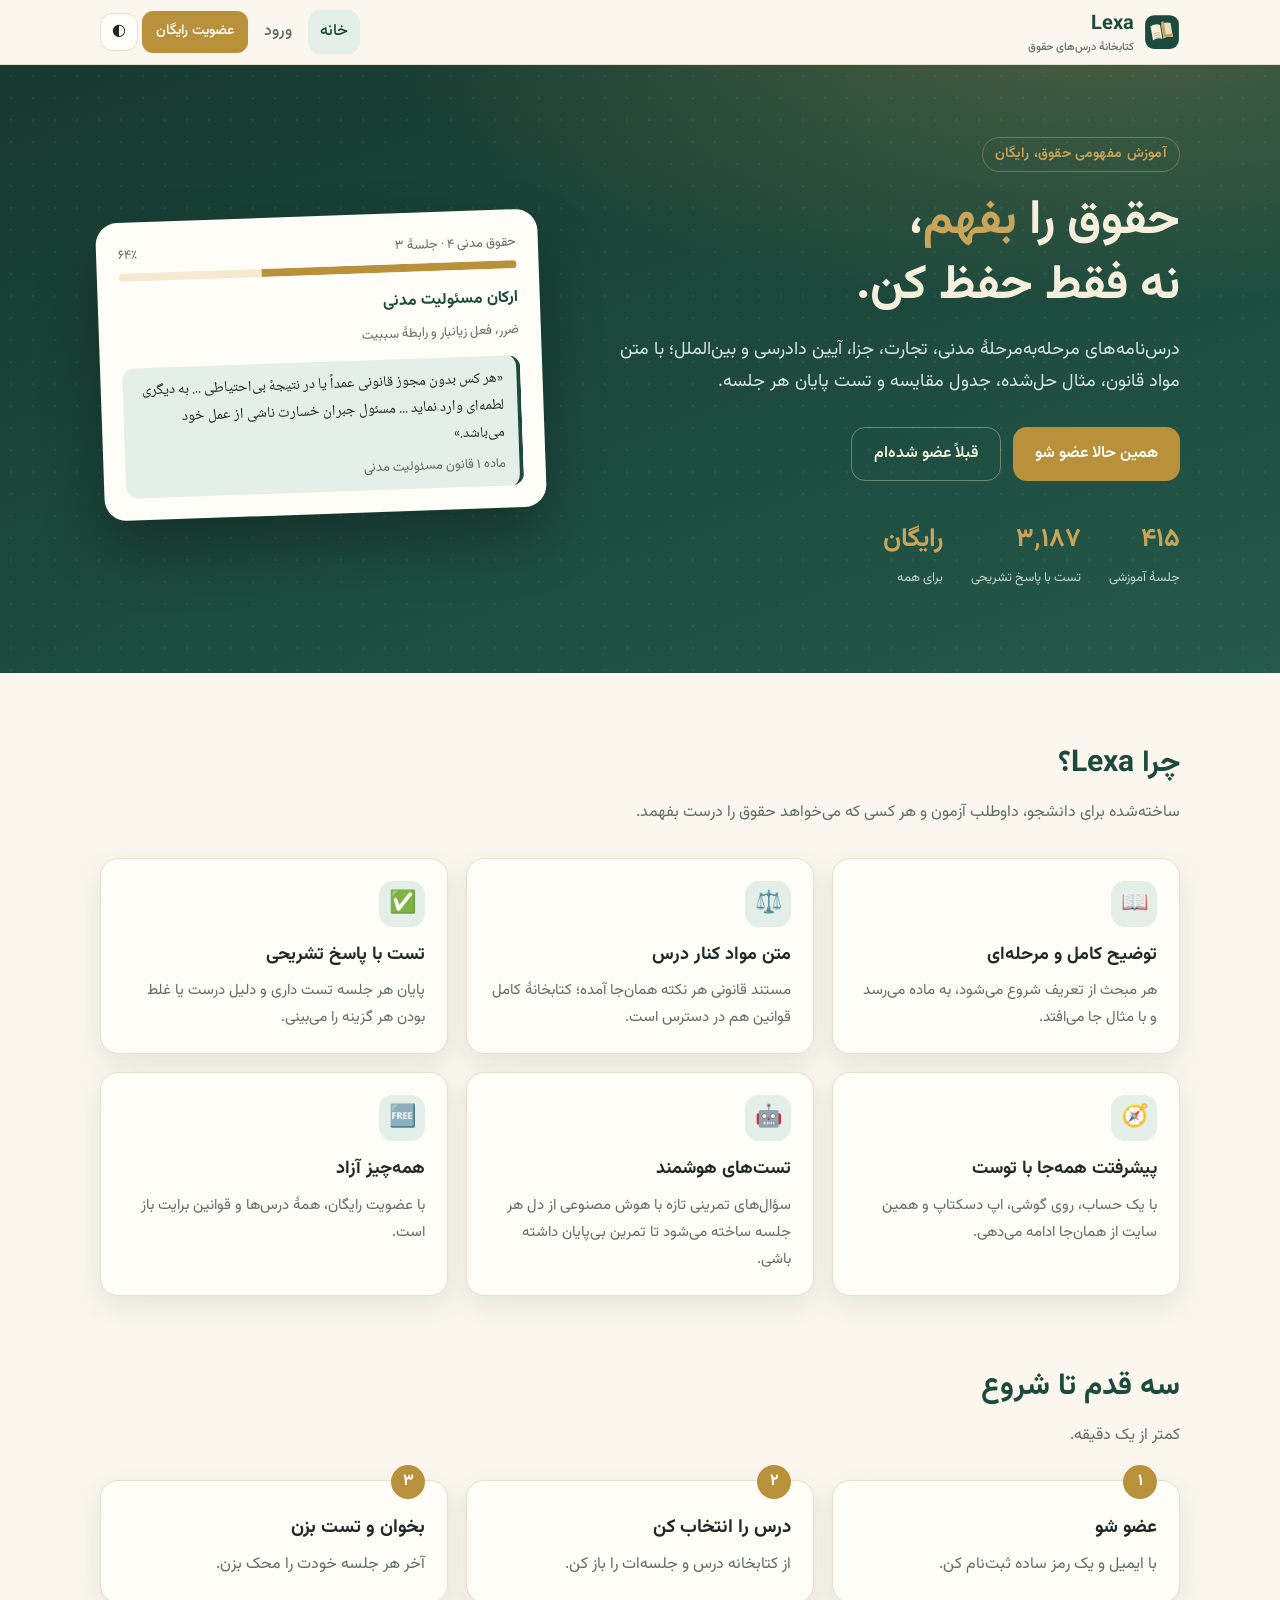
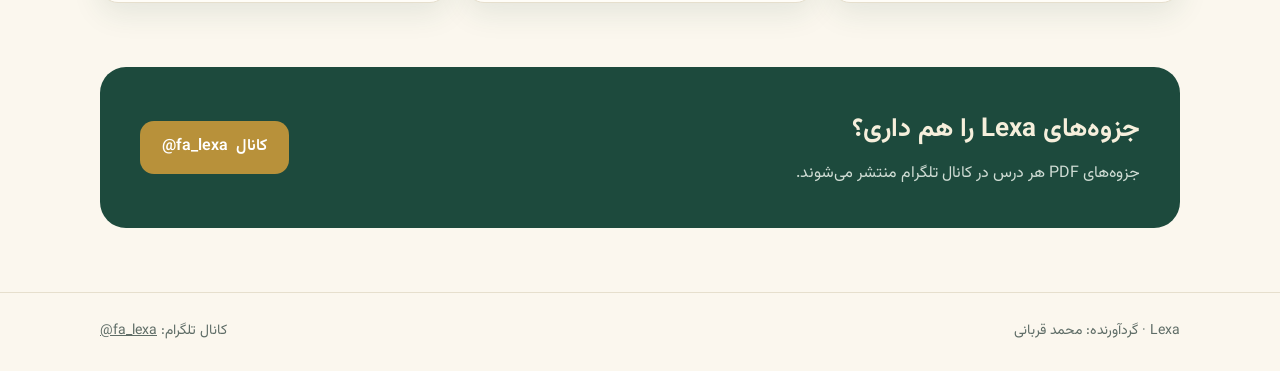
<file: index.html>
<!doctype html>
<html lang="fa" dir="rtl">
<head>
<meta charset="utf-8">
<meta name="viewport" content="width=device-width,initial-scale=1">
<title>Lexa · کتابخانهٔ درس‌های حقوق</title>
<meta name="description" content="درس‌نامه‌های مفهومی حقوق مدنی، تجارت، جزا، آیین دادرسی و بین‌الملل با متن مواد قانون، مثال و تست. عضویت رایگان.">
<meta name="theme-color" content="#1d4a3d">
<meta property="og:title" content="Lexa · کتابخانهٔ درس‌های حقوق">
<meta property="og:description" content="حقوق را بفهم، نه فقط حفظ کن. عضویت رایگان، همهٔ درس‌ها آزاد.">
<link rel="icon" href="site/logo.svg" type="image/svg+xml">
<link rel="preload" href="/fonts/Vazirmatn-Regular.woff2" as="font" type="font/woff2" crossorigin>
<link rel="stylesheet" href="site/style.css">
</head>
<body>
<div id="app"><div class="spinner" aria-label="در حال بارگیری"></div></div>
<noscript><p style="text-align:center;padding:40px">برای استفاده از Lexa، جاوااسکریپت مرورگر را روشن کنید.</p></noscript>
<script src="site/app.js"></script>
</body>
</html>
</file>
<file: site/style.css>
@font-face{font-family:"Vazirmatn";src:url("/fonts/Vazirmatn-Regular.woff2") format("woff2");font-weight:400;font-display:swap}
@font-face{font-family:"Vazirmatn";src:url("/fonts/Vazirmatn-Medium.woff2") format("woff2");font-weight:500;font-display:swap}
@font-face{font-family:"Vazirmatn";src:url("/fonts/Vazirmatn-SemiBold.woff2") format("woff2");font-weight:600;font-display:swap}
@font-face{font-family:"Vazirmatn";src:url("/fonts/Vazirmatn-Bold.woff2") format("woff2");font-weight:700;font-display:swap}
@font-face{font-family:"LexaRead";src:url("/fonts/NotoNaskhArabic-var.woff2") format("woff2");font-weight:400 700;font-display:swap}

:root{
  --jade:#1d4a3d;--jade-2:#2a6553;--jade-3:#3f8069;--jade-soft:#e4efe9;
  --gold:#b8913a;--gold-2:#c9a55a;--gold-soft:#f5ead0;
  --ivory:#fbf7ee;--paper:#fffdf8;--ink:#1f2a26;--muted:#5f6d67;--line:#e6dfcd;
  --rose:#9c3d3d;--rose-soft:#f8e8e6;
  --radius:18px;--shadow:0 10px 30px rgba(29,74,61,.10);
  --read-size:17px;
}
[data-theme="dark"]{
  --ivory:#101a17;--paper:#16231f;--ink:#ece6d6;--muted:#a5b1aa;--line:#2b3a35;
  --jade-soft:#1d3029;--gold-soft:#2c2618;--rose-soft:#321d1c;--shadow:0 10px 30px rgba(0,0,0,.35);
}
*{box-sizing:border-box}
html,body{margin:0}
body{font-family:"Vazirmatn",Tahoma,sans-serif;background:var(--ivory);color:var(--ink);line-height:1.8;-webkit-font-smoothing:antialiased}
a{color:inherit}
button{font:inherit;cursor:pointer}
input{font:inherit}
.wrap{max-width:1120px;margin:0 auto;padding:0 20px}

/* top bar */
.top{position:sticky;top:0;z-index:20;background:rgba(251,247,238,.86);backdrop-filter:blur(10px);border-bottom:1px solid var(--line)}
[data-theme="dark"] .top{background:rgba(16,26,23,.86)}
.top .wrap{display:flex;align-items:center;gap:14px;height:64px}
.brand{display:flex;align-items:center;gap:10px;text-decoration:none;font-weight:700;font-size:20px;color:var(--jade)}
[data-theme="dark"] .brand{color:var(--gold-2)}
.brand img{width:36px;height:36px}
.brand small{display:block;font-size:11px;font-weight:500;color:var(--muted);margin-top:-4px}
.nav{display:flex;gap:4px;margin-inline-start:auto;align-items:center}
.nav a,.nav button.link{padding:8px 12px;border-radius:12px;text-decoration:none;color:var(--muted);font-weight:500;background:none;border:0}
.nav a.on,.nav a:hover{color:var(--jade);background:var(--jade-soft)}
[data-theme="dark"] .nav a.on,[data-theme="dark"] .nav a:hover{color:var(--gold-2)}
.icon-btn{width:38px;height:38px;border-radius:12px;border:1px solid var(--line);background:var(--paper);color:var(--ink);display:inline-grid;place-items:center}

/* buttons */
.btn{display:inline-flex;align-items:center;gap:8px;border:0;border-radius:14px;padding:12px 22px;font-weight:600;text-decoration:none;transition:.15s}
.btn.primary{background:var(--jade);color:#fff}
.btn.primary:hover{background:var(--jade-2)}
.btn.gold{background:var(--gold);color:#fff}
.btn.gold:hover{background:var(--gold-2)}
.btn.ghost{background:transparent;border:1.5px solid var(--line);color:var(--ink)}
.btn.ghost:hover{border-color:var(--jade-3)}
.btn.sm{padding:8px 14px;border-radius:11px;font-size:14px}
.btn[disabled]{opacity:.6;pointer-events:none}

/* hero */
.hero{background:radial-gradient(1200px 500px at 85% -10%,rgba(201,165,90,.28),transparent 60%),linear-gradient(160deg,#16392f 0%,#1d4a3d 55%,#245a4a 100%);color:#f6efdc;overflow:hidden;position:relative}
.hero::after{content:"";position:absolute;inset:0;background-image:radial-gradient(rgba(255,255,255,.06) 1px,transparent 1px);background-size:22px 22px;pointer-events:none}
.hero .wrap{display:grid;grid-template-columns:1.15fr .85fr;gap:40px;align-items:center;padding-top:72px;padding-bottom:80px;position:relative;z-index:1}
.eyebrow{display:inline-block;color:var(--gold-2);font-weight:600;font-size:14px;letter-spacing:.3px;border:1px solid rgba(201,165,90,.45);padding:4px 12px;border-radius:999px}
.hero h1{font-size:48px;line-height:1.35;margin:18px 0 14px;font-weight:700}
.hero h1 em{font-style:normal;color:var(--gold-2)}
.hero p.lead{font-size:18px;color:#d9e4dd;max-width:560px;margin:0 0 28px}
.hero .cta{display:flex;gap:12px;flex-wrap:wrap}
.hero .btn.ghost{color:#f6efdc;border-color:rgba(246,239,220,.35)}
.stats{display:flex;gap:28px;margin-top:36px;flex-wrap:wrap}
.stats b{display:block;font-size:26px;color:var(--gold-2)}
.stats span{font-size:13px;color:#c5d3cb}
.hero-card{background:var(--paper);color:var(--ink);border-radius:22px;padding:22px;box-shadow:0 30px 60px rgba(0,0,0,.3);transform:rotate(-2deg)}
.hero-card .bar{height:8px;border-radius:9px;background:var(--gold-soft);overflow:hidden;margin:6px 0 16px}
.hero-card .bar i{display:block;height:100%;width:64%;background:var(--gold)}
.hero-card h4{margin:0;color:var(--jade)}
.hero-card .law{background:var(--jade-soft);border-inline-start:4px solid var(--jade);padding:10px 14px;border-radius:12px;font-family:"LexaRead",serif;font-size:15px}
.hero-card .row{display:flex;justify-content:space-between;font-size:13px;color:var(--muted)}

/* sections */
.sect{padding:64px 0}
.sect h2{font-size:30px;margin:0 0 8px;color:var(--jade)}
[data-theme="dark"] .sect h2{color:var(--gold-2)}
.sect p.sub{color:var(--muted);margin:0 0 30px}
.grid{display:grid;gap:18px}
.g3{grid-template-columns:repeat(3,1fr)}
.g2{grid-template-columns:repeat(2,1fr)}
.card{background:var(--paper);border:1px solid var(--line);border-radius:var(--radius);padding:22px;box-shadow:var(--shadow)}
.feature .ic{width:46px;height:46px;border-radius:14px;background:var(--jade-soft);color:var(--jade);display:grid;place-items:center;font-size:22px;margin-bottom:12px}
.feature h3{margin:0 0 6px;font-size:18px}
.feature p{margin:0;color:var(--muted);font-size:15px}
.steps{counter-reset:s}
.steps .card{position:relative;padding-top:30px}
.steps .card::before{counter-increment:s;content:counter(s,persian);position:absolute;top:-16px;inset-inline-start:22px;width:34px;height:34px;border-radius:50%;background:var(--gold);color:#fff;display:grid;place-items:center;font-weight:700}
.band{background:var(--jade);color:#f6efdc;border-radius:26px;padding:40px;display:flex;align-items:center;justify-content:space-between;gap:20px;flex-wrap:wrap}
.band h3{margin:0;font-size:26px}
.band p{margin:6px 0 0;color:#cfdcd4}
footer.foot{border-top:1px solid var(--line);padding:26px 0;color:var(--muted);font-size:14px}
footer.foot .wrap{display:flex;justify-content:space-between;gap:12px;flex-wrap:wrap}
.ltr{direction:ltr;unicode-bidi:isolate}

/* auth */
.auth{min-height:calc(100vh - 64px);display:grid;grid-template-columns:1fr 1fr}
.auth .side{background:linear-gradient(160deg,#16392f,#1d4a3d);color:#f6efdc;padding:60px;display:flex;flex-direction:column;justify-content:center}
.auth .side h2{font-size:34px;margin:0 0 10px}
.auth .side li{margin:8px 0;color:#d9e4dd}
.auth .form{display:flex;align-items:center;justify-content:center;padding:40px 20px}
.auth .box{width:100%;max-width:400px}
.tabs{display:flex;background:var(--jade-soft);border-radius:14px;padding:4px;margin-bottom:22px}
.tabs button{flex:1;border:0;background:none;padding:10px;border-radius:11px;font-weight:600;color:var(--muted)}
.tabs button.on{background:var(--paper);color:var(--jade);box-shadow:0 2px 8px rgba(0,0,0,.06)}
label.f{display:block;margin-bottom:14px}
label.f span{display:block;font-size:14px;font-weight:600;margin-bottom:6px}
label.f input{width:100%;padding:12px 14px;border-radius:12px;border:1.5px solid var(--line);background:var(--paper);color:var(--ink);outline:none}
label.f input:focus{border-color:var(--jade-3)}
.msg{padding:10px 14px;border-radius:12px;font-size:14px;margin-bottom:14px}
.msg.err{background:var(--rose-soft);color:var(--rose)}
.msg.ok{background:var(--jade-soft);color:var(--jade)}
[data-theme="dark"] .msg.ok{color:#9fd4bf}
.muted{color:var(--muted)}
.small{font-size:13px}

/* library */
.page-head{padding:34px 0 10px}
.page-head h1{margin:0;font-size:30px;color:var(--jade)}
[data-theme="dark"] .page-head h1{color:var(--gold-2)}
.search{display:flex;gap:10px;margin:18px 0 26px}
.search input{flex:1;padding:13px 16px;border-radius:14px;border:1.5px solid var(--line);background:var(--paper);color:var(--ink);outline:none}
.course{display:flex;flex-direction:column;text-decoration:none;color:inherit;transition:.15s;overflow:hidden;padding:0}
.course:hover{transform:translateY(-3px)}
.course .cv{height:96px;padding:18px 22px;color:#fff;display:flex;align-items:flex-end;justify-content:space-between;background:linear-gradient(135deg,var(--jade),var(--jade-3))}
.course .cv.bronze{background:linear-gradient(135deg,#7a5a1e,var(--gold))}
.course .cv.navy{background:linear-gradient(135deg,#1f3550,#35587d)}
.course .cv b{font-size:20px}
.course .cv span{font-size:12px;background:rgba(255,255,255,.18);padding:3px 10px;border-radius:999px}
.course .bd{padding:16px 22px 20px;display:flex;flex-direction:column;gap:10px;flex:1}
.course .bd p{margin:0;color:var(--muted);font-size:14px}
.prog{height:7px;border-radius:9px;background:var(--line);overflow:hidden}
.prog i{display:block;height:100%;background:var(--gold)}
.meta{display:flex;gap:14px;font-size:13px;color:var(--muted);flex-wrap:wrap}
.chapter{margin-bottom:14px;padding:0;overflow:hidden}
.chapter summary{list-style:none;padding:18px 22px;display:flex;align-items:center;gap:14px;cursor:pointer}
.chapter summary::-webkit-details-marker{display:none}
.chapter .no{width:38px;height:38px;border-radius:12px;background:var(--jade);color:#fff;display:grid;place-items:center;font-weight:700;flex:none}
.chapter h3{margin:0;font-size:17px}
.chapter .st{font-size:13px;color:var(--muted)}
.lesson-row{display:flex;align-items:center;gap:12px;padding:12px 22px;border-top:1px solid var(--line);text-decoration:none;color:inherit}
.lesson-row:hover{background:var(--jade-soft)}
.lesson-row .tick{width:24px;height:24px;border-radius:50%;border:2px solid var(--line);display:grid;place-items:center;font-size:13px;flex:none}
.lesson-row.done .tick{background:var(--jade);border-color:var(--jade);color:#fff}
.lesson-row .t{flex:1}
.lesson-row .q{font-size:12px;color:var(--muted)}
.pill{display:inline-block;font-size:12px;padding:2px 10px;border-radius:999px;background:var(--gold-soft);color:#7a5a1e}

/* reader */
.reader{display:grid;grid-template-columns:260px 1fr;gap:28px;padding:26px 0 60px}
.toc{position:sticky;top:84px;align-self:start;max-height:calc(100vh - 100px);overflow:auto;padding:16px}
.toc a{display:block;padding:7px 10px;border-radius:10px;text-decoration:none;color:var(--muted);font-size:14px}
.toc a:hover{background:var(--jade-soft);color:var(--jade)}
.toc .lbl{font-size:12px;font-weight:700;color:var(--gold);margin:4px 10px 8px}
.article{max-width:780px}
.crumbs{font-size:13px;color:var(--muted);margin-bottom:8px}
.crumbs a{text-decoration:none;color:var(--jade-3)}
.article h1{font-size:30px;line-height:1.5;margin:0 0 6px;color:var(--jade)}
[data-theme="dark"] .article h1{color:var(--gold-2)}
.tools{display:flex;gap:8px;align-items:center;margin:14px 0 24px;flex-wrap:wrap}
.blk{margin:0 0 22px;scroll-margin-top:84px}
.blk h2{font-size:21px;margin:0 0 10px;display:flex;align-items:center;gap:10px}
.blk h2::before{content:"";width:6px;height:22px;border-radius:4px;background:var(--gold)}
.prose{font-family:"LexaRead","Vazirmatn",serif;font-size:var(--read-size);line-height:2.05;text-align:justify}
.prose p{margin:0 0 12px}
.prose ul{margin:0;padding-inline-start:22px}
.prose li{margin:6px 0}
.prose li::marker{color:var(--gold)}
.box{border-radius:16px;padding:18px 20px}
.box.intro{background:var(--gold-soft)}
.box.example{background:var(--jade-soft);border-inline-start:5px solid var(--jade-3)}
.box.summary{background:var(--paper);border:1.5px dashed var(--gold)}
.box.notes{background:var(--paper);border:1px solid var(--line)}
.box.question{background:var(--rose-soft)}
.lawc{background:var(--paper);border:1px solid var(--line);border-inline-start:5px solid var(--jade);border-radius:14px;padding:14px 18px;margin-bottom:10px}
.lawc .h{font-family:"Vazirmatn";font-weight:700;color:var(--jade);font-size:14px;margin-bottom:4px}
[data-theme="dark"] .lawc .h{color:#9fd4bf}
.tbl{overflow:auto;border-radius:14px;border:1px solid var(--line)}
.tbl table{border-collapse:collapse;width:100%;font-size:15px;font-family:"Vazirmatn"}
.tbl th{background:var(--jade);color:#fff;padding:10px 12px;text-align:start;font-weight:600}
.tbl td{padding:10px 12px;border-top:1px solid var(--line);vertical-align:top}
.tbl tr:nth-child(even) td{background:rgba(201,165,90,.07)}
.reveal{margin-top:10px}
.quiz{margin-top:34px}
.qcard{margin-bottom:16px}
.qcard .qq{font-weight:600;margin-bottom:12px}
.opt{display:block;width:100%;text-align:start;border:1.5px solid var(--line);background:var(--paper);color:var(--ink);border-radius:12px;padding:10px 14px;margin-bottom:8px}
.opt:hover{border-color:var(--jade-3)}
.opt.right{border-color:#2f8a63;background:#e3f3ea;color:#174d36}
.opt.wrong{border-color:var(--rose);background:var(--rose-soft);color:var(--rose)}
.opt[disabled]{cursor:default}
.expl{font-size:14px;background:var(--gold-soft);border-radius:12px;padding:10px 14px;margin-top:6px}
.score{font-weight:700;color:var(--jade)}
.pager{display:flex;justify-content:space-between;gap:12px;margin-top:30px;flex-wrap:wrap}

/* laws */
.law-list{display:grid;grid-template-columns:repeat(4,1fr);gap:14px}
.law-tile{text-decoration:none;color:inherit;text-align:center;padding:20px 14px}
.law-tile .ic{font-size:28px}
.law-tile b{display:block;margin-top:6px}
.art{padding:14px 18px;border-bottom:1px solid var(--line)}
.art .no{font-weight:700;color:var(--jade);font-size:14px}
.art .path{font-size:12px;color:var(--muted)}
.art mark{background:var(--gold-soft);color:inherit;border-radius:4px;padding:0 2px}
.empty{text-align:center;color:var(--muted);padding:40px}
.spinner{width:34px;height:34px;border-radius:50%;border:3px solid var(--line);border-top-color:var(--jade);animation:sp 1s linear infinite;margin:60px auto}
@keyframes sp{to{transform:rotate(360deg)}}
.toast{position:fixed;bottom:20px;inset-inline-start:50%;transform:translateX(50%);background:var(--jade);color:#fff;padding:10px 18px;border-radius:12px;box-shadow:var(--shadow);z-index:50;font-size:14px}

@media (max-width:900px){
  .hero .wrap,.auth{grid-template-columns:1fr}
  .hero h1{font-size:34px}
  .hero-card{display:none}
  .auth .side{padding:36px 24px}
  .g3,.g2{grid-template-columns:1fr}
  .law-list{grid-template-columns:repeat(2,1fr)}
  .reader{grid-template-columns:1fr}
  .toc{display:none}
  .nav a.hide-m{display:none}
}
@media print{.top,.toc,.tools,.quiz,.pager,footer{display:none}.reader{display:block}}
</file>
